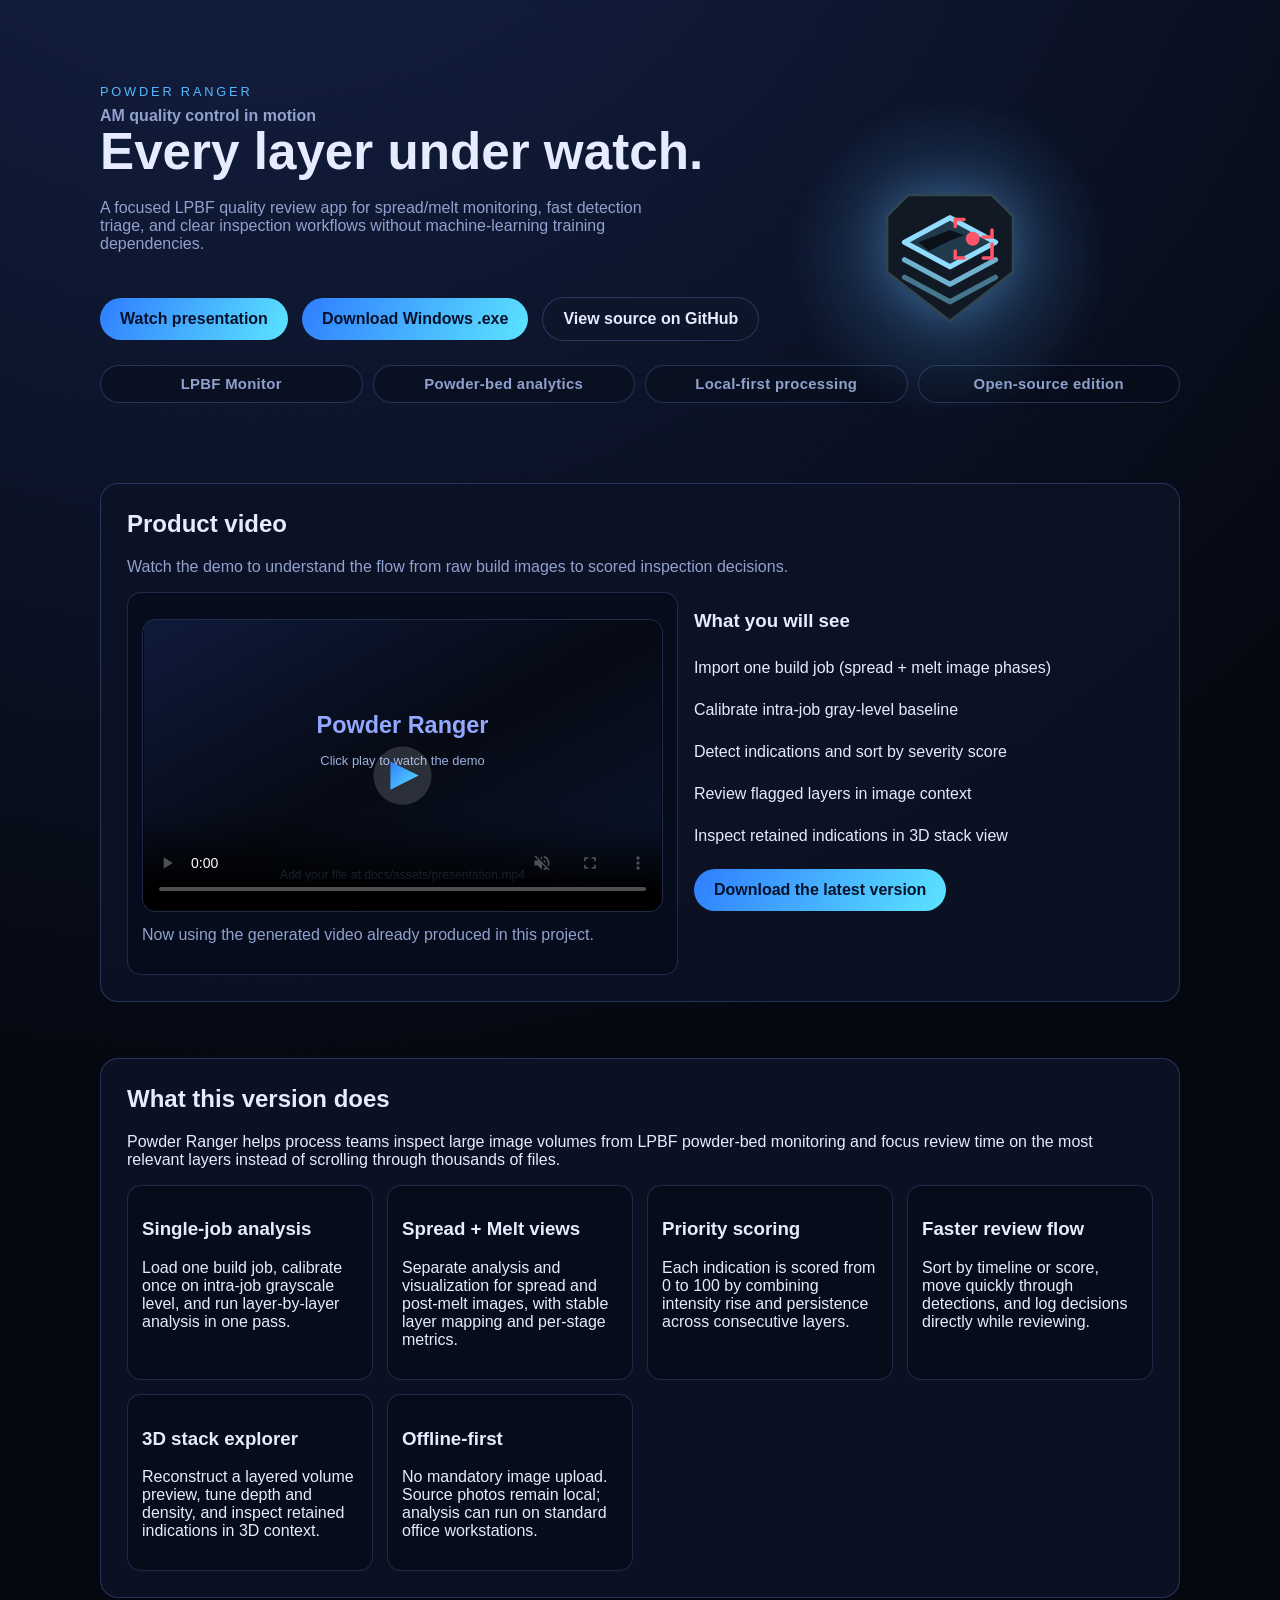
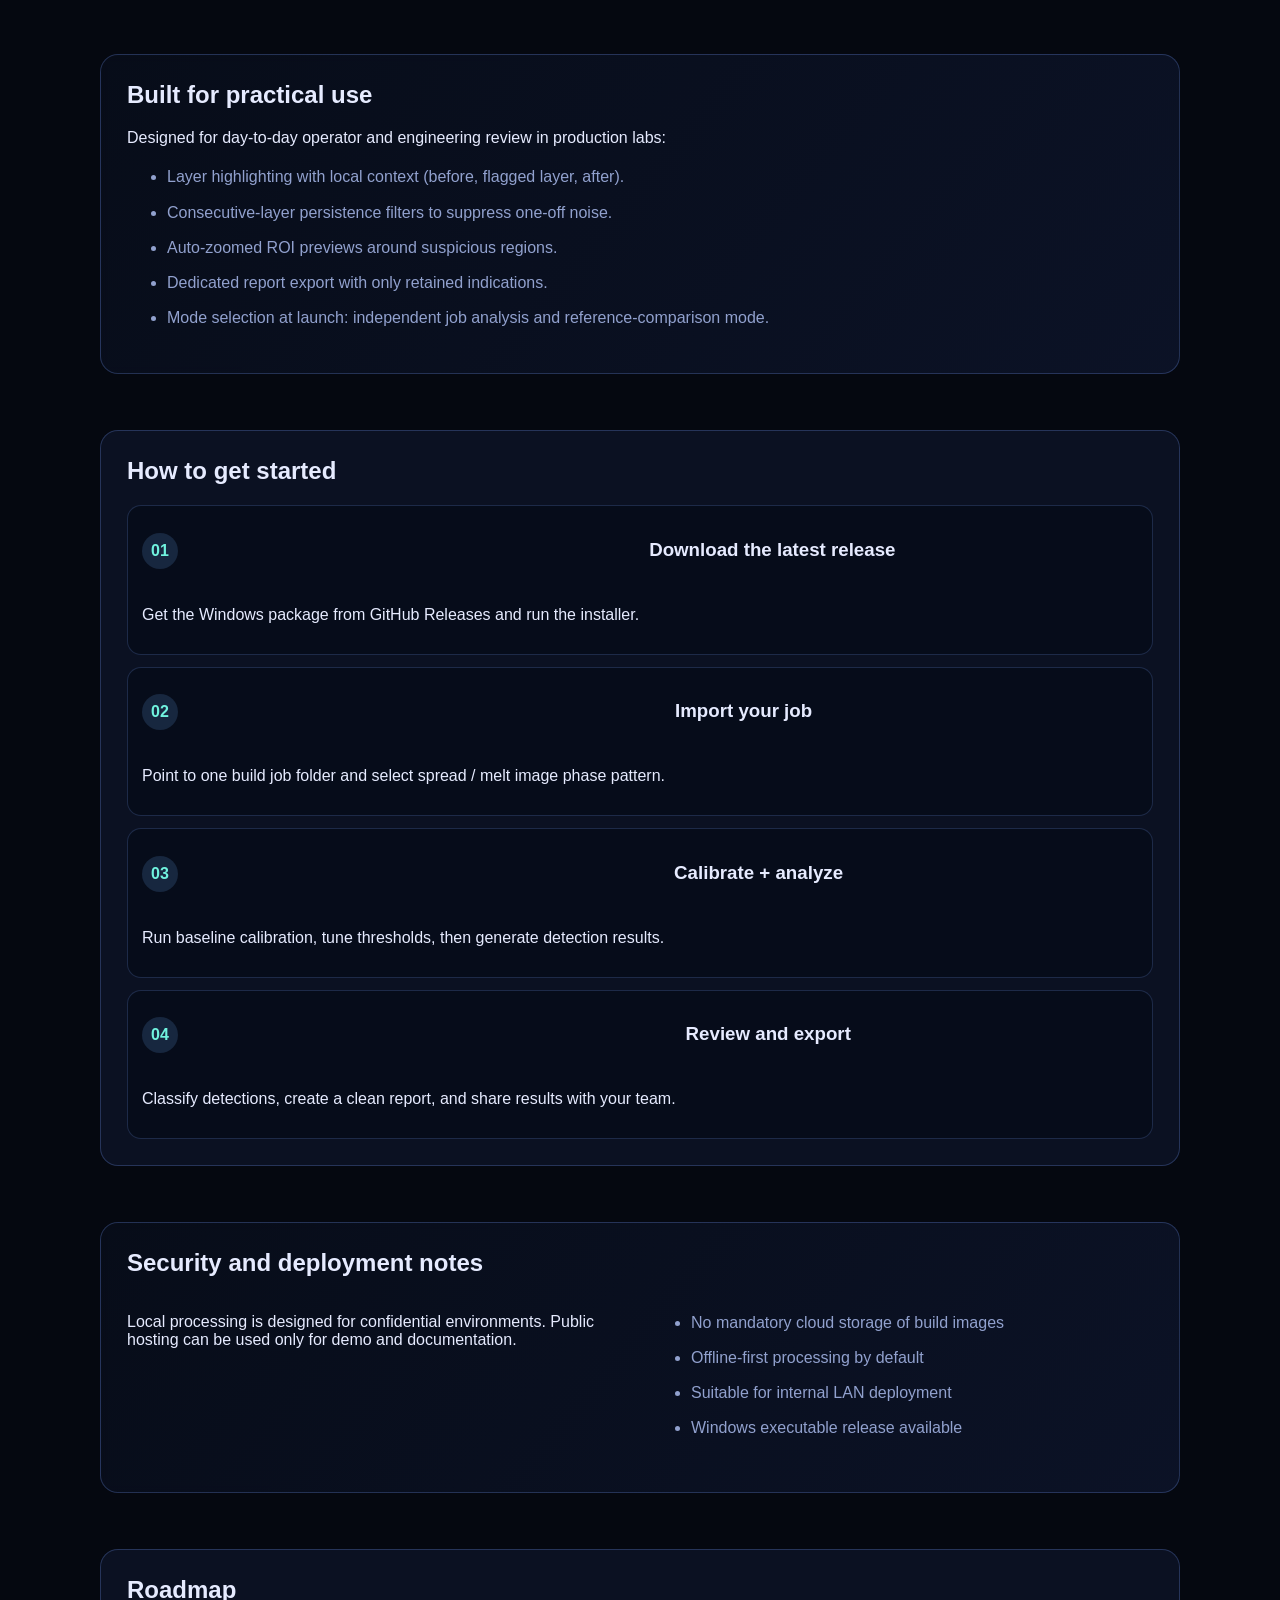
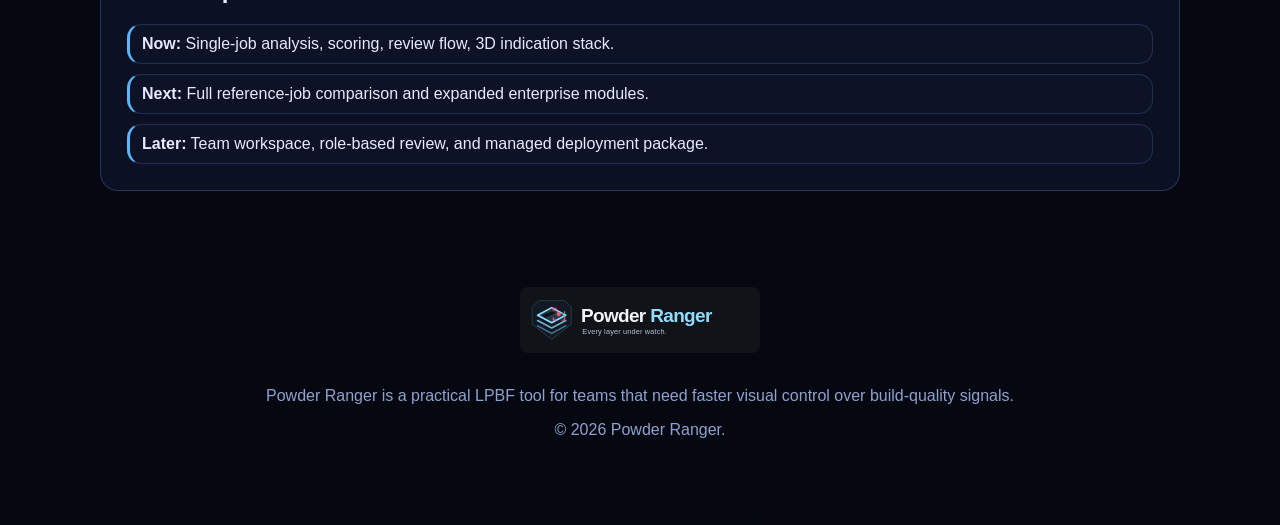
<file: docs/index.html>
<!doctype html>
<html lang="en">
<head>
  <meta charset="utf-8" />
  <meta name="viewport" content="width=device-width, initial-scale=1" />
  <title>Powder Ranger — Every Layer Under Watch</title>
  <meta
    name="description"
    content="Powder Ranger is an offline LPBF build-monitoring platform for fast visual triage of layer-by-layer image sequences, with scoring, persistence filtering and 3D indication mapping."
  />
  <link rel="icon" type="image/svg+xml" href="assets/powder-ranger-icon.svg" />
  <link rel="preconnect" href="https://fonts.gstatic.com" />
  <link rel="stylesheet" href="styles.css" />
</head>
<body>
  <header class="hero">
    <div class="container hero-content">
      <div class="hero-title-row">
        <div>
          <p class="eyebrow">Powder Ranger</p>
          <p class="hero-kicker">AM quality control in motion</p>
          <h1>Every layer under watch.</h1>
          <p class="subtitle">
            A focused LPBF quality review app for spread/melt monitoring, fast detection triage, and clear inspection workflows without
            machine-learning training dependencies.
          </p>
        </div>
        <div class="hero-logo-wrap">
          <img class="hero-logo-large" src="assets/powder-ranger-icon.svg" alt="Powder Ranger icon" />
        </div>
      </div>

      <div class="hero-actions">
        <a class="btn btn-primary" href="#demo">Watch presentation</a>
        <a class="btn btn-primary" href="https://github.com/ideamatch0/POWDER_RANGERS_FREEALM/releases/latest" target="_blank" rel="noopener">
          Download Windows .exe
        </a>
        <a class="btn btn-secondary" href="https://github.com/ideamatch0/POWDER_RANGERS_FREEALM" target="_blank" rel="noopener">
          View source on GitHub
        </a>
      </div>

      <div class="logo-strip" aria-label="Product logos and stack">
        <div class="logo-pill">LPBF Monitor</div>
        <div class="logo-pill">Powder-bed analytics</div>
        <div class="logo-pill">Local-first processing</div>
        <div class="logo-pill">Open-source edition</div>
      </div>
    </div>

    <div class="glow" aria-hidden="true"></div>
  </header>

  <main>
    <section id="demo" class="container section">
      <h2>Product video</h2>
      <p class="muted section-intro">Watch the demo to understand the flow from raw build images to scored inspection decisions.</p>
      <div class="video-grid">
        <article class="video-panel">
          <div class="video-wrap">
            <video controls autoplay muted playsinline preload="auto" poster="assets/presentation-poster.svg">
              <source src="assets/presentation.mp4" type="video/mp4" />
              Your browser does not support the HTML5 video tag.
            </video>
            <p class="muted mt-sm">Now using the generated video already produced in this project.</p>
          </div>
        </article>
        <article>
          <h3>What you will see</h3>
          <ul class="feature-list compact">
            <li>Import one build job (spread + melt image phases)</li>
            <li>Calibrate intra-job gray-level baseline</li>
            <li>Detect indications and sort by severity score</li>
            <li>Review flagged layers in image context</li>
            <li>Inspect retained indications in 3D stack view</li>
          </ul>
          <a class="btn btn-primary" href="https://github.com/ideamatch0/POWDER_RANGERS_FREEALM/releases/latest" target="_blank" rel="noopener">
            Download the latest version
          </a>
        </article>
      </div>
    </section>

    <section class="container section">
      <h2>What this version does</h2>
      <p>
        Powder Ranger helps process teams inspect large image volumes from LPBF powder-bed monitoring and focus review time on the
        most relevant layers instead of scrolling through thousands of files.
      </p>
      <div class="grid cards">
        <article>
          <h3>Single-job analysis</h3>
          <p>
            Load one build job, calibrate once on intra-job grayscale level, and run layer-by-layer analysis in one pass.
          </p>
        </article>
        <article>
          <h3>Spread + Melt views</h3>
          <p>
            Separate analysis and visualization for spread and post-melt images, with stable layer mapping and per-stage metrics.
          </p>
        </article>
        <article>
          <h3>Priority scoring</h3>
          <p>
            Each indication is scored from 0 to 100 by combining intensity rise and persistence across consecutive layers.
          </p>
        </article>
        <article>
          <h3>Faster review flow</h3>
          <p>
            Sort by timeline or score, move quickly through detections, and log decisions directly while reviewing.
          </p>
        </article>
        <article>
          <h3>3D stack explorer</h3>
          <p>
            Reconstruct a layered volume preview, tune depth and density, and inspect retained indications in 3D context.
          </p>
        </article>
        <article>
          <h3>Offline-first</h3>
          <p>
            No mandatory image upload. Source photos remain local; analysis can run on standard office workstations.
          </p>
        </article>
      </div>
    </section>

    <section class="container section alt">
      <h2>Built for practical use</h2>
      <div class="feature-list">
        <p>
          Designed for day-to-day operator and engineering review in production labs:
        </p>
        <ul>
          <li>Layer highlighting with local context (before, flagged layer, after).</li>
          <li>Consecutive-layer persistence filters to suppress one-off noise.</li>
          <li>Auto-zoomed ROI previews around suspicious regions.</li>
          <li>Dedicated report export with only retained indications.</li>
          <li>Mode selection at launch: independent job analysis and reference-comparison mode.</li>
        </ul>
      </div>
    </section>

    <section class="container section">
      <h2>How to get started</h2>
      <div class="steps">
        <article>
          <span>01</span>
          <h3>Download the latest release</h3>
          <p>Get the Windows package from GitHub Releases and run the installer.</p>
        </article>
        <article>
          <span>02</span>
          <h3>Import your job</h3>
          <p>Point to one build job folder and select spread / melt image phase pattern.</p>
        </article>
        <article>
          <span>03</span>
          <h3>Calibrate + analyze</h3>
          <p>Run baseline calibration, tune thresholds, then generate detection results.</p>
        </article>
        <article>
          <span>04</span>
          <h3>Review and export</h3>
          <p>Classify detections, create a clean report, and share results with your team.</p>
        </article>
      </div>
    </section>

    <section class="container section alt">
      <h2>Security and deployment notes</h2>
      <div class="grid split">
        <p>
          Local processing is designed for confidential environments. Public hosting can be used only for demo and documentation.
        </p>
        <ul>
          <li>No mandatory cloud storage of build images</li>
          <li>Offline-first processing by default</li>
          <li>Suitable for internal LAN deployment</li>
          <li>Windows executable release available</li>
        </ul>
      </div>
    </section>

    <section class="container section">
      <h2>Roadmap</h2>
      <div class="timeline">
        <div><strong>Now:</strong> Single-job analysis, scoring, review flow, 3D indication stack.</div>
        <div><strong>Next:</strong> Full reference-job comparison and expanded enterprise modules.</div>
        <div><strong>Later:</strong> Team workspace, role-based review, and managed deployment package.</div>
      </div>
    </section>
  </main>

  <footer>
    <div class="container">
      <img src="assets/powder-ranger-logo.svg" alt="Powder Ranger logo" />
      <p>Powder Ranger is a practical LPBF tool for teams that need faster visual control over build-quality signals.</p>
      <p>© <span id="year"></span> Powder Ranger.</p>
    </div>
  </footer>

  <script>
    document.getElementById('year').textContent = new Date().getFullYear();
  </script>
</body>
</html>
</file>
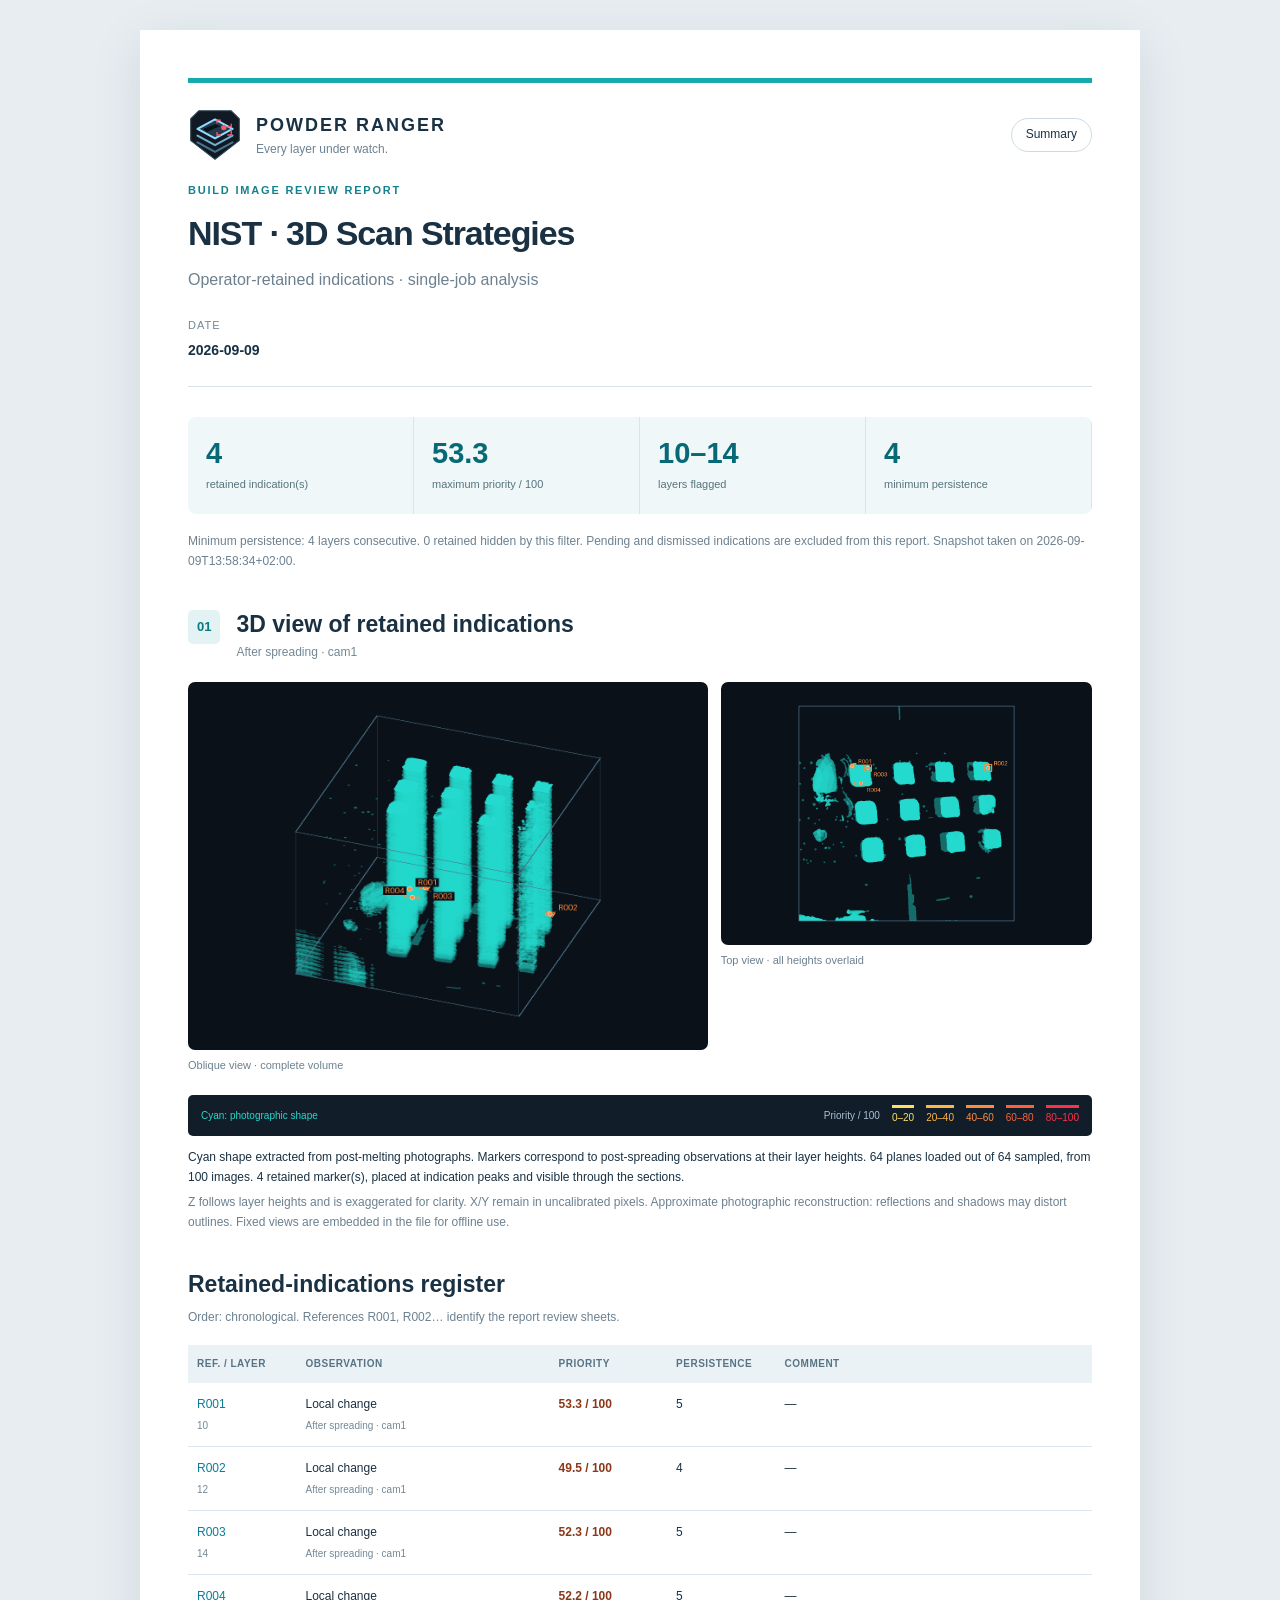
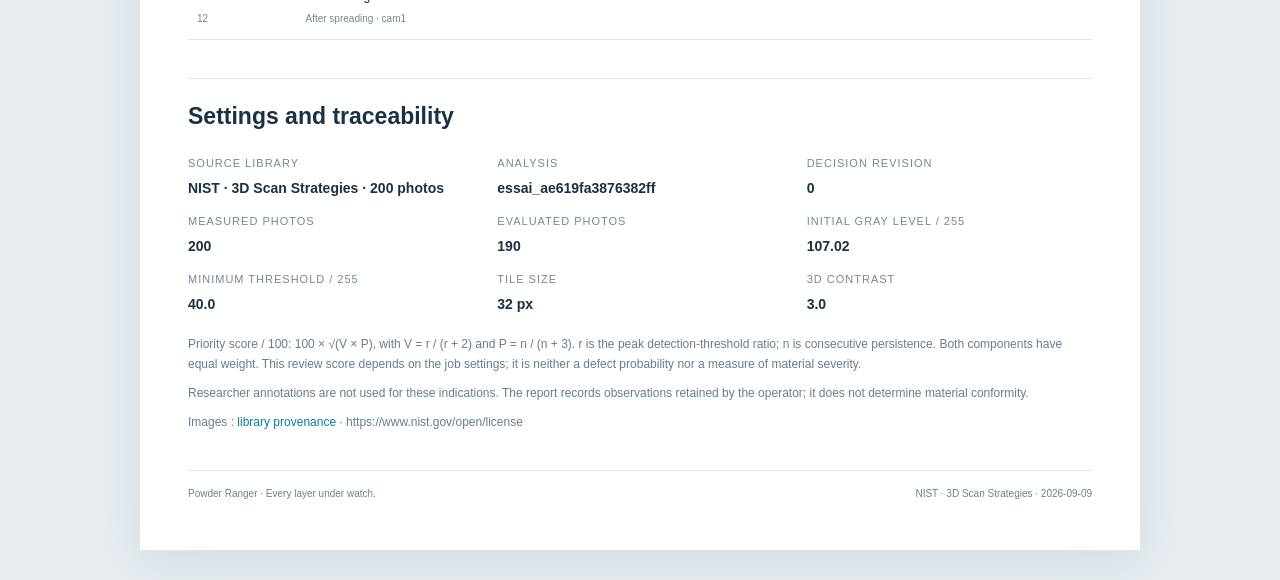
<file: lpbf_inspector/research/report-validation/summary.html>
<!doctype html><html lang="en"><head><meta charset="utf-8"><meta name="viewport" content="width=device-width,initial-scale=1"><title>NIST · 3D Scan Strategies · Powder Ranger</title><style>*{box-sizing:border-box}html{font:15px/1.6 'Segoe UI',Arial,sans-serif;color:#193143;background:#e7edf1}body{margin:0}main{max-width:1120px;margin:30px auto;background:#fff;box-shadow:0 12px 50px #18314518;padding:48px}h1,h2,h3,p,figure{margin:0}h1{font-size:42px;line-height:1.15;letter-spacing:-1.1px;overflow-wrap:anywhere;margin:14px 0}h2{font-size:23px;line-height:1.25}h3{font-size:15px;margin-bottom:7px}a{color:#087e95;text-decoration:none}img{display:block;width:100%;height:auto}.cover{border-top:5px solid #16aaad;padding-top:25px;padding-bottom:25px;border-bottom:1px solid #d7e1e7}.brand{display:flex;align-items:center;gap:14px;margin-bottom:38px}.brand img{width:54px;height:54px}.brand strong{display:block;letter-spacing:2px;font-size:18px}.brand span{display:block;font-size:12px;color:#6c8292}.brand>b{font-weight:500;margin-left:auto;padding:6px 14px;border:1px solid #ccdce5;border-radius:30px;font-size:12px}.eyebrow{text-transform:uppercase;letter-spacing:1.8px;font-size:11px;color:#14828e;font-weight:700}.subtitle{font-size:16px;color:#6c8090}.identity{display:grid;grid-template-columns:repeat(3,minmax(0,1fr));gap:14px 24px;margin:25px 0 0}.identity dt{font-size:11px;text-transform:uppercase;letter-spacing:1px;color:#738897}.identity dd{font-size:14px;font-weight:600;margin:4px 0 0;overflow-wrap:anywhere}.metrics{display:grid;grid-template-columns:repeat(4,1fr);margin:30px 0 18px;background:#eff7f8;border-radius:8px;overflow:hidden}.metrics>div{padding:19px 18px;border-right:1px solid #d4e8e9}.metrics strong{font-size:29px;display:block;color:#066975;line-height:1.2}.metrics span{font-size:11px;color:#58737e}.scope,.fine{font-size:12px;color:#6c8190;line-height:1.65}.scope{margin-bottom:24px}.conclusion{border-left:3px solid #14aab0;background:#f2f8fa;padding:19px 24px;margin:25px 0}.conclusion>p:last-child{margin-top:8px;white-space:normal;overflow-wrap:anywhere}.volume,.register,.method{margin:38px 0}.section-title{display:flex;align-items:flex-start;gap:16px;margin-bottom:19px}.section-title>span{display:block;flex-shrink:0;padding:7px 9px;border-radius:5px;background:#e3f3f3;color:#087a82;font-size:13px;font-weight:700}.section-title p{font-size:12px;color:#738897;margin-top:5px}.volume-images{display:grid;grid-template-columns:1.55fr 1fr;gap:13px}.volume-images figure{min-width:0}.volume-images img{border-radius:7px;background:#0a1119}.volume-images figcaption{font-size:11px;color:#6c8190;margin-top:7px}.palette{display:flex;align-items:center;flex-wrap:wrap;gap:12px;background:#111e2a;color:#acc0cf;padding:10px 13px;border-radius:5px;margin-top:15px;font-size:10px}.palette span:first-child{color:#28d8cc;margin-right:auto}.palette i{font-style:normal;border-top:3px solid var(--score);padding-top:2px;color:var(--score)}.volume-note{font-size:12px;margin:12px 0 6px}.warnings{background:#fff5df;border:1px solid #e6cf9e;padding:18px;font-size:12px;margin:20px 0}.warnings h2{font-size:17px}.warnings li{margin:7px 0}.register h2{margin-bottom:9px}table{border-collapse:collapse;width:100%;font-size:12px;margin-top:17px;table-layout:fixed}thead{background:#eaf2f5}th{text-align:left;padding:11px 9px;font-size:10px;text-transform:uppercase;letter-spacing:.5px;color:#587385}th:first-child{width:12%}th:nth-child(2){width:28%}th:nth-child(3){width:13%}th:nth-child(4){width:12%}td{padding:12px 9px;vertical-align:top;border-bottom:1px solid #dee7ed;overflow-wrap:anywhere}td small{display:block;color:#738897;font-size:10px;margin-top:4px}.score{font-weight:700;color:#8c3818;white-space:nowrap}.comment{white-space:pre-wrap;font-size:12px}.indication{break-inside:avoid;border:1px solid #dce6eb;border-radius:8px;padding:24px;margin:32px 0;scroll-margin-top:20px}.priority-line{background:#f1f5f7;padding:9px 13px;border-radius:5px;font-size:12px;margin-bottom:18px}.overview{display:flex;align-items:center;gap:22px;margin-bottom:18px}.overview>figure{width:175px;flex-shrink:0}.overview>div{font-size:12px;color:#647e90}.overview h3{color:#304a5b}.overview p{margin:6px 0}.images{display:grid;grid-template-columns:repeat(3,minmax(0,1fr));gap:12px;margin-top:12px}.images figure{min-width:0}.images img{border:1px solid #d7e1e7;border-radius:4px}.images .current img{border:2px solid #e53948}.images .current h3{color:#bd3040}figcaption{font-size:9px;color:#738897;overflow-wrap:anywhere;margin:6px 0}.observation{margin-top:20px;border-top:1px solid #dce6eb;padding-top:13px;font-size:12px;overflow-wrap:anywhere}.observation strong{color:#268065}.observation p{margin-top:5px}.method{font-size:12px;border-top:1px solid #dce6eb;padding-top:23px}.method .identity{margin-bottom:20px}.method p{margin:10px 0;color:#647e90}footer{border-top:1px solid #dce6eb;padding-top:15px;font-size:10px;color:#6c8292;display:flex;justify-content:space-between;gap:20px;overflow-wrap:anywhere}.template-summary main{max-width:1000px}.template-summary .cover .brand{margin-bottom:20px}.template-summary h1{font-size:34px}.template-summary .volume-images{grid-template-columns:1.4fr 1fr}.template-presentation{background:#060b10;color:#e2edf5}.template-presentation main{background:#0e1720}.template-presentation .cover{border-color:#2ed7c9}.template-presentation h1{font-size:54px;color:white}.template-presentation .brand>b{border-color:#355367}.template-presentation .metrics,.template-presentation .conclusion{background:#152c36}.template-presentation .metrics>div{border-color:#25434f}.template-presentation .metrics strong{color:#53e3d3}.template-presentation .metrics span,.template-presentation .scope,.template-presentation .fine,.template-presentation .subtitle,.template-presentation .identity dt{color:#99b0c0}.template-presentation .volume-images{grid-template-columns:1fr}.template-presentation .volume-images figure:last-child{width:48%;margin:0 0 0 auto}.template-presentation .section-title>span{background:#174049;color:#69e0d5}.template-presentation .priority-line,.template-presentation thead{background:#1a2d3b}.template-presentation .indication,.template-presentation td,.template-presentation .observation,.template-presentation .method,.template-presentation footer{border-color:#2a4051}.template-presentation .score{color:var(--score)}.template-presentation .overview h3{color:#d1e2ee}.template-presentation .overview p,.template-presentation .method p,.template-presentation figcaption{color:#9ab1c0}.template-presentation a{color:#66d6d4}.template-presentation .warnings{background:#352b1b;border-color:#765a27;color:#f1daab}
@media(max-width:750px){main{padding:23px;margin:0}.identity{grid-template-columns:repeat(2,minmax(0,1fr))}.metrics{grid-template-columns:1fr 1fr}.volume-images{grid-template-columns:1fr}.cover h1,.template-presentation h1{font-size:34px}.indication{padding:14px}.brand>b{display:none}.score{white-space:normal}.overview>figure{width:130px}}
@page{size:A4;margin:12mm 11mm}@media print{html,body,.template-presentation{background:white;color:#193143}main,.template-summary main,.template-presentation main{max-width:none;margin:0;padding:0;box-shadow:none;background:white}.cover{padding-top:5mm}.brand{margin-bottom:6mm}.cover h1,.template-presentation h1{font-size:30px;color:#193143}.template-presentation .volume-images{grid-template-columns:1.55fr 1fr}.template-presentation .volume-images figure:last-child{width:auto;margin:0}.volume,.indication{break-inside:avoid}.indication{break-before:page}.method{break-inside:avoid}.volume-images,.images{gap:8px}.volume-images img{max-height:88mm;object-fit:contain}.images img{max-height:70mm;object-fit:contain}.overview>figure{width:38mm}.overview img{max-height:38mm;object-fit:contain}.template-presentation .metrics,.template-presentation .conclusion,.template-presentation .priority-line,.template-presentation thead{background:#edf5f7;color:#193143}.template-presentation .metrics strong{color:#066975}.template-presentation .score{color:#8c3818}.template-presentation .overview h3{color:#304a5b}.metrics strong{font-size:24px}td{padding:8px 6px}.palette{-webkit-print-color-adjust:exact;print-color-adjust:exact}tr{break-inside:avoid}thead{display:table-header-group}footer{margin-top:10mm}}
</style></head><body class="template-summary"><main><header class="cover"><div class="brand"><img alt="Powder Ranger" src="[data-uri]"><div><strong>POWDER RANGER</strong><span>Every layer under watch.</span></div><b>Summary</b></div><p class="eyebrow">Build image review report</p><h1>NIST · 3D Scan Strategies</h1><p class="subtitle">Operator-retained indications · single-job analysis</p><dl class="identity"><div><dt>Date</dt><dd>2026-09-09</dd></div></dl></header><section class="metrics"><div><strong>4</strong><span>retained indication(s)</span></div><div><strong>53.3</strong><span>maximum priority / 100</span></div><div><strong>10–14</strong><span>layers flagged</span></div><div><strong>4</strong><span>minimum persistence</span></div></section><p class="scope">Minimum persistence: 4 layers consecutive. 0 retained hidden by this filter. Pending and dismissed indications are excluded from this report. Snapshot taken on 2026-09-09T13:58:34+02:00.</p><section class="volume"><div class="section-title"><span>01</span><div><h2>3D view of retained indications</h2><p>After spreading · cam1</p></div></div><div class="volume-images"><figure><img alt="Oblique volume view with retained indications" src="[data-uri]"><figcaption>Oblique view · complete volume</figcaption></figure><figure><img alt="Top view of retained indications" src="[data-uri]"><figcaption>Top view · all heights overlaid</figcaption></figure></div><div class="palette"><span>Cyan: photographic shape</span><span>Priority / 100</span><i style="--score:rgb(255,223,98)">0–20</i><i style="--score:rgb(255,181,71)">20–40</i><i style="--score:rgb(255,139,62)">40–60</i><i style="--score:rgb(255,96,57)">60–80</i><i style="--score:rgb(255,48,71)">80–100</i></div><p class="volume-note">Cyan shape extracted from post-melting photographs. Markers correspond to post-spreading observations at their layer heights. 64 planes loaded out of 64 sampled, from 100 images. 4 retained marker(s), placed at indication peaks and visible through the sections.</p><p class="fine">Z follows layer heights and is exaggerated for clarity. X/Y remain in uncalibrated pixels. Approximate photographic reconstruction: reflections and shadows may distort outlines. Fixed views are embedded in the file for offline use.</p></section><section class="register"><h2>Retained-indications register</h2><p class="fine">Order: chronological. References R001, R002… identify the report review sheets.</p><table><thead><tr><th>Ref. / layer</th><th>Observation</th><th>Priority</th><th>Persistence</th><th>Comment</th></tr></thead><tbody><tr><td><a href="#R001">R001</a><small>10</small></td><td>Local change<small>After spreading · cam1</small></td><td class="score" style="--score:rgb(255,139,62)">53.3 / 100</td><td>5</td><td class="comment">—</td></tr><tr><td><a href="#R002">R002</a><small>12</small></td><td>Local change<small>After spreading · cam1</small></td><td class="score" style="--score:rgb(255,139,62)">49.5 / 100</td><td>4</td><td class="comment">—</td></tr><tr><td><a href="#R003">R003</a><small>14</small></td><td>Local change<small>After spreading · cam1</small></td><td class="score" style="--score:rgb(255,139,62)">52.3 / 100</td><td>5</td><td class="comment">—</td></tr><tr><td><a href="#R004">R004</a><small>12</small></td><td>Local change<small>After spreading · cam1</small></td><td class="score" style="--score:rgb(255,139,62)">52.2 / 100</td><td>5</td><td class="comment">—</td></tr></tbody></table></section><span id="R001"></span><span id="R002"></span><span id="R003"></span><span id="R004"></span><section class="method"><h2>Settings and traceability</h2><dl class="identity"><div><dt>Source library</dt><dd>NIST · 3D Scan Strategies · 200 photos</dd></div><div><dt>Analysis</dt><dd>essai_ae619fa3876382ff</dd></div><div><dt>Decision revision</dt><dd>0</dd></div><div><dt>Measured photos</dt><dd>200</dd></div><div><dt>Evaluated photos</dt><dd>190</dd></div><div><dt>Initial gray level / 255</dt><dd>107.02</dd></div><div><dt>Minimum threshold / 255</dt><dd>40.0</dd></div><div><dt>Tile size</dt><dd>32 px</dd></div><div><dt>3D contrast</dt><dd>3.0</dd></div></dl><p>Priority score / 100: 100 × √(V × P), with V = r / (r + 2) and P = n / (n + 3). r is the peak detection-threshold ratio; n is consecutive persistence. Both components have equal weight. This review score depends on the job settings; it is neither a defect probability nor a measure of material severity.</p><p>Researcher annotations are not used for these indications. The report records observations retained by the operator; it does not determine material conformity.</p><p>Images : <a href="https://doi.org/10.18434/M32044">library provenance</a> · https://www.nist.gov/open/license</p></section><footer>Powder Ranger · Every layer under watch.<span>NIST · 3D Scan Strategies · 2026-09-09</span></footer></main></body></html>
</file>
<file: docs/styles.css>
:root {
  --bg: #050810;
  --panel: rgba(14, 19, 38, 0.85);
  --text: #e6ebff;
  --muted: #91a1ce;
  --brand: #57b7ff;
  --brand-2: #70f2de;
  --line: rgba(120, 160, 255, 0.25);
  --ok: #72ffb8;
}

* {
  box-sizing: border-box;
}

html,
body {
  margin: 0;
  padding: 0;
  font-family: "Trebuchet MS", "Segoe UI", Arial, sans-serif;
  background: radial-gradient(circle at 20% -10%, #16244c 0%, var(--bg) 35%),
    linear-gradient(140deg, #081029 0%, #03050c 60%);
  color: var(--text);
}

a {
  color: var(--text);
  text-decoration: none;
}

.container {
  width: min(1080px, calc(100% - 48px));
  margin: 0 auto;
}

.hero {
  position: relative;
  padding: 84px 0 72px;
  overflow: hidden;
}

.hero-content {
  position: relative;
  z-index: 1;
}

.hero-title-row {
  display: grid;
  grid-template-columns: minmax(0, 1fr) auto;
  gap: 24px;
  align-items: center;
  margin-bottom: 18px;
}

.eyebrow {
  color: var(--brand);
  letter-spacing: 0.22em;
  font-size: 0.8rem;
  text-transform: uppercase;
  margin: 0;
}

.hero-kicker {
  margin: 8px 0 0;
  color: var(--muted);
  font-weight: 600;
}

.hero-brand-row {
  display: flex;
  align-items: center;
  gap: 16px;
  margin-bottom: 14px;
}

.hero-logo-large {
  width: clamp(88px, 11vw, 140px);
  height: auto;
}

.hero-logo-wrap {
  display: grid;
  position: relative;
  place-items: center;
  margin-left: auto;
  padding: 6px;
  border-radius: 50%;
  filter: drop-shadow(0 0 24px rgba(114, 183, 255, 0.35));
  animation: logo-pulse 2.6s ease-in-out infinite;
  justify-self: end;
  isolation: isolate;
  /* Position the icon in the open area of the hero, not in the title line. */
  right: clamp(120px, 12vw, 215px);
  top: clamp(60px, 6vw, 106px);
}

.hero-logo-wrap::before {
  content: "";
  position: absolute;
  z-index: -1;
  width: 330px;
  height: 330px;
  left: 50%;
  top: 50%;
  transform: translate(-50%, -50%);
  border-radius: 50%;
  background: radial-gradient(circle, rgba(88, 178, 255, 0.30) 0%, rgba(88, 178, 255, 0.12) 32%, transparent 70%);
  filter: blur(4px);
}

@keyframes logo-pulse {
  0%,
  100% {
    filter: drop-shadow(0 0 16px rgba(114, 183, 255, 0.30));
    transform: translateY(0px) scale(1);
  }
  50% {
    filter: drop-shadow(0 0 26px rgba(112, 226, 255, 0.58));
    transform: translateY(0px) scale(1.04);
  }
}

h1 {
  font-size: clamp(2rem, 4vw, 3.6rem);
  margin: 0;
  line-height: 1.05;
}

.subtitle {
  max-width: 66ch;
  color: var(--muted);
  margin: 20px 0 26px;
}

.hero-actions {
  display: flex;
  gap: 14px;
  flex-wrap: wrap;
  align-items: center;
}

.btn {
  display: inline-block;
  padding: 12px 20px;
  border-radius: 999px;
  font-weight: 600;
}

.btn-primary {
  background: linear-gradient(120deg, #2f7dff, #5ce4ff);
  color: #06112b;
}

.btn-secondary {
  border: 1px solid var(--line);
  background: rgba(16, 22, 42, 0.55);
}

.muted {
  color: var(--muted);
}

.mt-sm {
  margin-top: 10px;
}

.glow {
  display: none;
}

.logo-strip {
  display: grid;
  grid-template-columns: repeat(auto-fit, minmax(170px, 1fr));
  gap: 10px;
  margin-top: 24px;
}

.logo-pill {
  padding: 10px 14px;
  border-radius: 999px;
  border: 1px solid var(--line);
  background: rgba(8, 13, 26, 0.55);
  color: var(--muted);
  text-align: center;
  font-weight: 600;
  letter-spacing: 0.02em;
  font-size: 0.93rem;
}

main {
  padding-top: 8px;
}

.section {
  margin-bottom: 56px;
  padding: 26px;
  border: 1px solid var(--line);
  border-radius: 18px;
  background: var(--panel);
  backdrop-filter: blur(5px);
}

.section h2 {
  margin-top: 0;
}

.section-intro {
  margin-top: 0;
}

.cards {
  display: grid;
  grid-template-columns: repeat(auto-fit, minmax(220px, 1fr));
  gap: 14px;
}

.cards article,
.steps article,
.logo-tile,
.video-panel,
.timeline div {
  border: 1px solid rgba(120, 160, 255, 0.2);
  border-radius: 14px;
  padding: 14px;
  background: rgba(6, 11, 24, 0.65);
}

.feature-list ul,
.split ul {
  margin-top: 12px;
  color: var(--muted);
  line-height: 1.7;
}

.feature-list.compact {
  list-style: none;
  padding-left: 0;
}

.feature-list.compact li {
  padding: 8px 0 8px 0;
}

.video-grid {
  display: grid;
  grid-template-columns: 1.2fr 1fr;
  gap: 16px;
}

.video-wrap {
  margin-top: 12px;
}

.video-wrap video,
.video-wrap iframe {
  width: 100%;
  border: 1px solid var(--line);
  border-radius: 14px;
  background: #02050d;
}

.video-wrap video {
  aspect-ratio: 16 / 9;
}

.steps {
  display: grid;
  gap: 12px;
}

.steps article {
  display: grid;
  grid-template-columns: auto 1fr;
  gap: 10px;
  align-items: baseline;
}

.steps span {
  width: 36px;
  height: 36px;
  border-radius: 50%;
  display: inline-flex;
  align-items: center;
  justify-content: center;
  background: rgba(113, 181, 255, 0.16);
  color: var(--brand-2);
  font-weight: 700;
}

.split {
  display: grid;
  grid-template-columns: 1fr 1fr;
  gap: 22px;
  align-items: start;
}

.timeline {
  display: grid;
  gap: 10px;
}

.timeline div {
  padding: 10px 12px;
  background: rgba(16, 22, 42, 0.55);
  border-left: 3px solid var(--brand);
}

main .alt {
  background: linear-gradient(130deg, rgba(8, 13, 26, 0.88), rgba(14, 21, 44, 0.82));
}

footer {
  padding: 40px 0 70px;
  text-align: center;
  color: var(--muted);
}

footer img {
  max-width: 240px;
  margin-bottom: 14px;
}

li {
  margin-bottom: 8px;
}

@media (max-width: 780px) {
  .split,
  .video-grid {
    grid-template-columns: 1fr;
  }

  .container {
    width: min(1080px, calc(100% - 24px));
  }

  .hero-title-row {
    grid-template-columns: 1fr;
  }

  .hero-logo-large {
    width: 96px;
  }

  .hero-logo-wrap {
    right: 0;
    top: 0;
    margin: 8px auto 0;
    justify-self: center;
  }

  .hero-logo-wrap::before {
    width: 240px;
    height: 240px;
  }

  h1 {
    font-size: clamp(2rem, 9vw, 2.7rem);
  }
}
</file>
